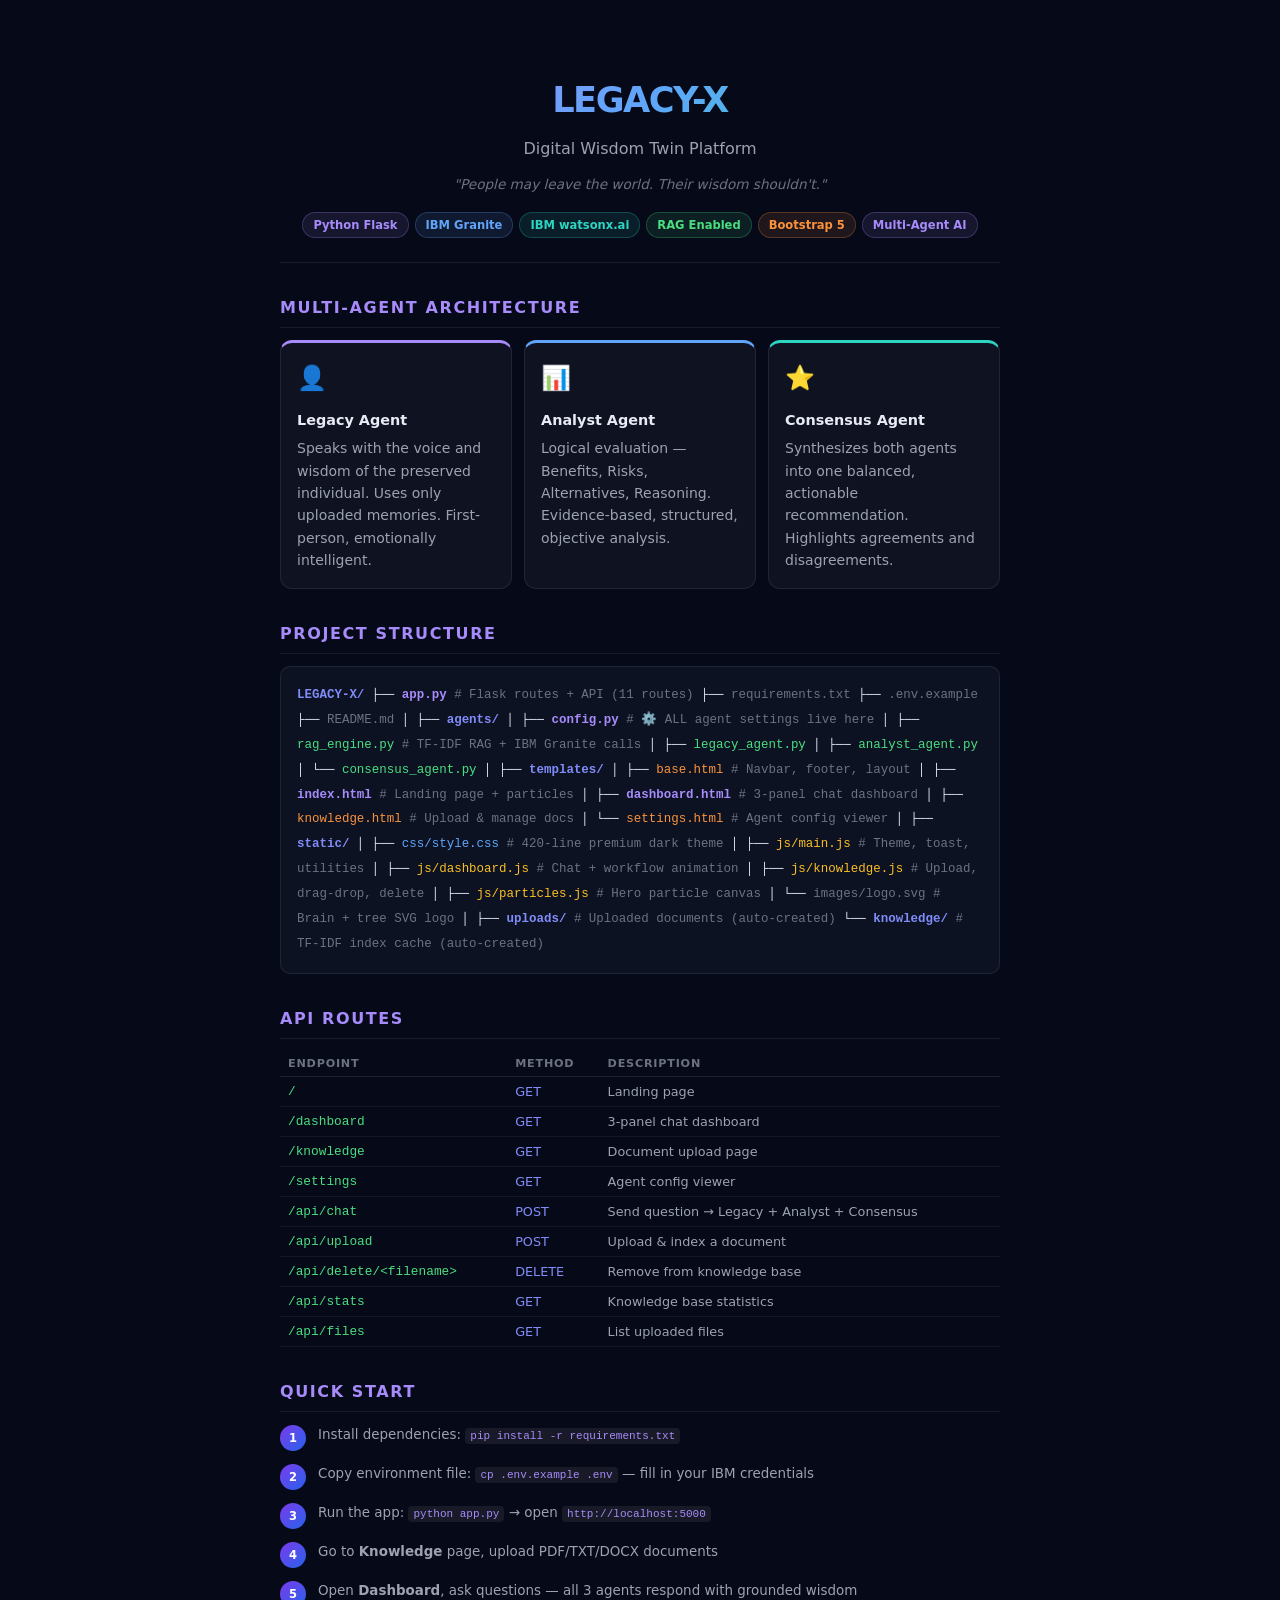
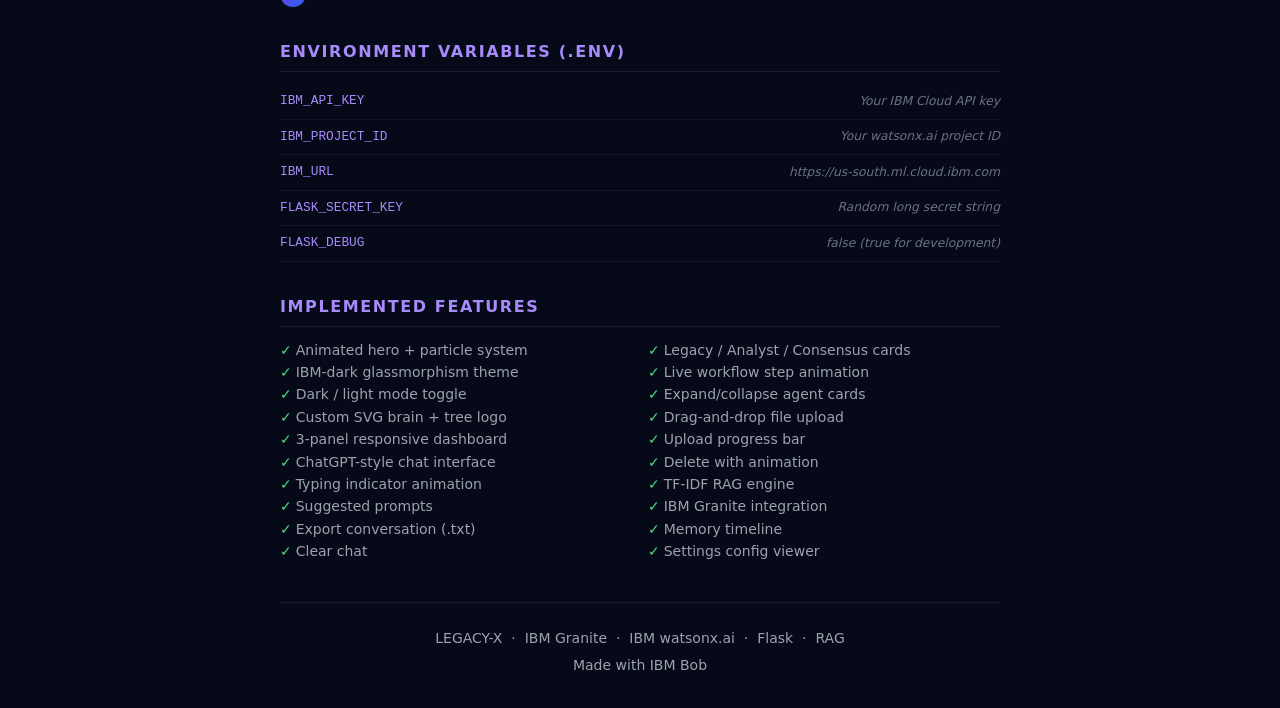
<file: legacy-x-digital-wisdom-twin-project-overview.html>
<html lang="en">
<head>
<meta charset="UTF-8" />
<meta name="viewport" content="width=device-width,initial-scale=1" />
<title>LEGACY-X Project Overview</title>
<style>
  *{box-sizing:border-box;margin:0;padding:0}
  body{font-family:-apple-system,"Segoe UI",system-ui,sans-serif;background:#060918;color:#e8eaf6;font-size:14px;line-height:1.6}
  .wrap{max-width:760px;margin:0 auto;padding:2rem 1.25rem}
  h1{font-size:2.2rem;font-weight:900;letter-spacing:-1.5px;background:linear-gradient(135deg,#a78bfa,#60a5fa,#2dd4bf);-webkit-background-clip:text;-webkit-text-fill-color:transparent;background-clip:text}
  h2{font-size:1rem;font-weight:700;text-transform:uppercase;letter-spacing:.1em;color:#a78bfa;margin:2rem 0 .75rem;padding-bottom:.4rem;border-bottom:1px solid rgba(255,255,255,.08)}
  h3{font-size:.9rem;font-weight:700;color:#e8eaf6;margin:.75rem 0 .3rem}
  p,li{color:#9ca3af;font-size:.875rem}
  .hero{text-align:center;padding:2.5rem 0 1.5rem;border-bottom:1px solid rgba(255,255,255,.08)}
  .hero .sub{color:#9ca3af;font-size:1rem;margin:.5rem 0}
  .hero .quote{font-style:italic;color:#6b7280;font-size:.85rem;margin-top:.75rem}
  .badge-row{display:flex;flex-wrap:wrap;gap:6px;justify-content:center;margin-top:1rem}
  .badge{display:inline-block;padding:3px 10px;border-radius:50px;font-size:.72rem;font-weight:600;border:1px solid}
  .bp{background:rgba(167,139,250,.1);color:#a78bfa;border-color:rgba(167,139,250,.25)}
  .bb{background:rgba(96,165,250,.1);color:#60a5fa;border-color:rgba(96,165,250,.25)}
  .bt{background:rgba(45,212,191,.1);color:#2dd4bf;border-color:rgba(45,212,191,.25)}
  .bg{background:rgba(74,222,128,.1);color:#4ade80;border-color:rgba(74,222,128,.25)}
  .bo{background:rgba(251,146,60,.1);color:#fb923c;border-color:rgba(251,146,60,.25)}
  .grid2{display:grid;grid-template-columns:1fr 1fr;gap:1rem}
  .grid3{display:grid;grid-template-columns:1fr 1fr 1fr;gap:.75rem}
  @media(max-width:600px){.grid2,.grid3{grid-template-columns:1fr}}
  .card{background:rgba(255,255,255,.04);border:1px solid rgba(255,255,255,.08);border-radius:12px;padding:1rem}
  .card.legacy{border-top:3px solid #a78bfa}
  .card.analyst{border-top:3px solid #60a5fa}
  .card.consensus{border-top:3px solid #2dd4bf}
  .agent-icon{font-size:1.5rem;margin-bottom:.4rem}
  .file-tree{background:#0c1222;border:1px solid rgba(255,255,255,.08);border-radius:10px;padding:1rem;font-family:'Consolas','Courier New',monospace;font-size:.78rem;line-height:2;overflow-x:auto}
  .ft-dir{color:#818cf8;font-weight:600}
  .ft-py {color:#4ade80}
  .ft-html{color:#fb923c}
  .ft-css{color:#60a5fa}
  .ft-js{color:#fbbf24}
  .ft-misc{color:#6b7280}
  .ft-key{color:#a78bfa;font-weight:600}
  .step{display:flex;align-items:flex-start;gap:.75rem;margin-bottom:.75rem}
  .step-num{width:26px;height:26px;border-radius:50%;background:linear-gradient(135deg,#7c3aed,#2563eb);color:#fff;font-size:.72rem;font-weight:700;display:flex;align-items:center;justify-content:center;flex-shrink:0;margin-top:1px}
  .step p{margin:0;font-size:.84rem}
  code{background:rgba(255,255,255,.07);color:#a78bfa;padding:2px 5px;border-radius:4px;font-family:'Consolas',monospace;font-size:.82em}
  .route-table{width:100%;border-collapse:collapse;font-size:.8rem}
  .route-table th{text-align:left;padding:6px 8px;border-bottom:1px solid rgba(255,255,255,.1);color:#6b7280;font-weight:600;text-transform:uppercase;font-size:.7rem;letter-spacing:.07em}
  .route-table td{padding:7px 8px;border-bottom:1px solid rgba(255,255,255,.05);color:#9ca3af}
  .route-table td:first-child{color:#4ade80;font-family:'Consolas',monospace}
  .route-table td:nth-child(2){color:#818cf8}
  .env-row{display:flex;justify-content:space-between;align-items:center;padding:7px 0;border-bottom:1px solid rgba(255,255,255,.06)}
  .env-key{font-family:'Consolas',monospace;font-size:.8rem;color:#a78bfa}
  .env-val{font-size:.77rem;color:#6b7280;font-style:italic}
  .footer{text-align:center;margin-top:2.5rem;padding-top:1.5rem;border-top:1px solid rgba(255,255,255,.08);color:#4b5563;font-size:.75rem}
  .check{color:#4ade80;margin-right:4px}
</style>
</head>
<body>
<div class="wrap">

  
  <div class="hero">
    <h1>LEGACY-X</h1>
    <p class="sub">Digital Wisdom Twin Platform</p>
    <p class="quote">"People may leave the world. Their wisdom shouldn't."</p>
    <div class="badge-row">
      <span class="badge bp">Python Flask</span>
      <span class="badge bb">IBM Granite</span>
      <span class="badge bt">IBM watsonx.ai</span>
      <span class="badge bg">RAG Enabled</span>
      <span class="badge bo">Bootstrap 5</span>
      <span class="badge bp">Multi-Agent AI</span>
    </div>
  </div>

  
  <h2>Multi-Agent Architecture</h2>
  <div class="grid3">
    <div class="card legacy">
      <div class="agent-icon">👤</div>
      <h3>Legacy Agent</h3>
      <p>Speaks with the voice and wisdom of the preserved individual. Uses only uploaded memories. First-person, emotionally intelligent.</p>
    </div>
    <div class="card analyst">
      <div class="agent-icon">📊</div>
      <h3>Analyst Agent</h3>
      <p>Logical evaluation — Benefits, Risks, Alternatives, Reasoning. Evidence-based, structured, objective analysis.</p>
    </div>
    <div class="card consensus">
      <div class="agent-icon">⭐</div>
      <h3>Consensus Agent</h3>
      <p>Synthesizes both agents into one balanced, actionable recommendation. Highlights agreements and disagreements.</p>
    </div>
  </div>

  
  <h2>Project Structure</h2>
  <div class="file-tree">
<span class="ft-dir">LEGACY-X/</span>
├── <span class="ft-py ft-key">app.py</span>             <span class="ft-misc"># Flask routes + API (11 routes)</span>
├── <span class="ft-misc">requirements.txt</span>
├── <span class="ft-misc">.env.example</span>
├── <span class="ft-misc">README.md</span>
│
├── <span class="ft-dir">agents/</span>
│   ├── <span class="ft-py ft-key">config.py</span>      <span class="ft-misc"># ⚙️ ALL agent settings live here</span>
│   ├── <span class="ft-py">rag_engine.py</span>  <span class="ft-misc"># TF-IDF RAG + IBM Granite calls</span>
│   ├── <span class="ft-py">legacy_agent.py</span>
│   ├── <span class="ft-py">analyst_agent.py</span>
│   └── <span class="ft-py">consensus_agent.py</span>
│
├── <span class="ft-dir">templates/</span>
│   ├── <span class="ft-html">base.html</span>       <span class="ft-misc"># Navbar, footer, layout</span>
│   ├── <span class="ft-html ft-key">index.html</span>     <span class="ft-misc"># Landing page + particles</span>
│   ├── <span class="ft-html ft-key">dashboard.html</span> <span class="ft-misc"># 3-panel chat dashboard</span>
│   ├── <span class="ft-html">knowledge.html</span> <span class="ft-misc"># Upload &amp; manage docs</span>
│   └── <span class="ft-html">settings.html</span>  <span class="ft-misc"># Agent config viewer</span>
│
├── <span class="ft-dir">static/</span>
│   ├── <span class="ft-css">css/style.css</span>  <span class="ft-misc"># 420-line premium dark theme</span>
│   ├── <span class="ft-js">js/main.js</span>      <span class="ft-misc"># Theme, toast, utilities</span>
│   ├── <span class="ft-js">js/dashboard.js</span> <span class="ft-misc"># Chat + workflow animation</span>
│   ├── <span class="ft-js">js/knowledge.js</span> <span class="ft-misc"># Upload, drag-drop, delete</span>
│   ├── <span class="ft-js">js/particles.js</span> <span class="ft-misc"># Hero particle canvas</span>
│   └── <span class="ft-misc">images/logo.svg</span> <span class="ft-misc"># Brain + tree SVG logo</span>
│
├── <span class="ft-dir">uploads/</span>            <span class="ft-misc"># Uploaded documents (auto-created)</span>
└── <span class="ft-dir">knowledge/</span>          <span class="ft-misc"># TF-IDF index cache (auto-created)</span>
  </div>

  
  <h2>API Routes</h2>
  <table class="route-table">
    <tr><th>Endpoint</th><th>Method</th><th>Description</th></tr>
    <tr><td>/</td><td>GET</td><td>Landing page</td></tr>
    <tr><td>/dashboard</td><td>GET</td><td>3-panel chat dashboard</td></tr>
    <tr><td>/knowledge</td><td>GET</td><td>Document upload page</td></tr>
    <tr><td>/settings</td><td>GET</td><td>Agent config viewer</td></tr>
    <tr><td>/api/chat</td><td>POST</td><td>Send question → Legacy + Analyst + Consensus</td></tr>
    <tr><td>/api/upload</td><td>POST</td><td>Upload &amp; index a document</td></tr>
    <tr><td>/api/delete/&lt;filename&gt;</td><td>DELETE</td><td>Remove from knowledge base</td></tr>
    <tr><td>/api/stats</td><td>GET</td><td>Knowledge base statistics</td></tr>
    <tr><td>/api/files</td><td>GET</td><td>List uploaded files</td></tr>
  </table>

  
  <h2>Quick Start</h2>
  <div class="step"><div class="step-num">1</div><p>Install dependencies: <code>pip install -r requirements.txt</code></p></div>
  <div class="step"><div class="step-num">2</div><p>Copy environment file: <code>cp .env.example .env</code> — fill in your IBM credentials</p></div>
  <div class="step"><div class="step-num">3</div><p>Run the app: <code>python app.py</code> → open <code>http://localhost:5000</code></p></div>
  <div class="step"><div class="step-num">4</div><p>Go to <strong>Knowledge</strong> page, upload PDF/TXT/DOCX documents</p></div>
  <div class="step"><div class="step-num">5</div><p>Open <strong>Dashboard</strong>, ask questions — all 3 agents respond with grounded wisdom</p></div>

  
  <h2>Environment Variables (.env)</h2>
  <div class="env-row"><span class="env-key">IBM_API_KEY</span><span class="env-val">Your IBM Cloud API key</span></div>
  <div class="env-row"><span class="env-key">IBM_PROJECT_ID</span><span class="env-val">Your watsonx.ai project ID</span></div>
  <div class="env-row"><span class="env-key">IBM_URL</span><span class="env-val">https://us-south.ml.cloud.ibm.com</span></div>
  <div class="env-row"><span class="env-key">FLASK_SECRET_KEY</span><span class="env-val">Random long secret string</span></div>
  <div class="env-row"><span class="env-key">FLASK_DEBUG</span><span class="env-val">false (true for development)</span></div>

  
  <h2>Implemented Features</h2>
  <div class="grid2">
    <div>
      <p><span class="check">✓</span>Animated hero + particle system</p>
      <p><span class="check">✓</span>IBM-dark glassmorphism theme</p>
      <p><span class="check">✓</span>Dark / light mode toggle</p>
      <p><span class="check">✓</span>Custom SVG brain + tree logo</p>
      <p><span class="check">✓</span>3-panel responsive dashboard</p>
      <p><span class="check">✓</span>ChatGPT-style chat interface</p>
      <p><span class="check">✓</span>Typing indicator animation</p>
      <p><span class="check">✓</span>Suggested prompts</p>
      <p><span class="check">✓</span>Export conversation (.txt)</p>
      <p><span class="check">✓</span>Clear chat</p>
    </div>
    <div>
      <p><span class="check">✓</span>Legacy / Analyst / Consensus cards</p>
      <p><span class="check">✓</span>Live workflow step animation</p>
      <p><span class="check">✓</span>Expand/collapse agent cards</p>
      <p><span class="check">✓</span>Drag-and-drop file upload</p>
      <p><span class="check">✓</span>Upload progress bar</p>
      <p><span class="check">✓</span>Delete with animation</p>
      <p><span class="check">✓</span>TF-IDF RAG engine</p>
      <p><span class="check">✓</span>IBM Granite integration</p>
      <p><span class="check">✓</span>Memory timeline</p>
      <p><span class="check">✓</span>Settings config viewer</p>
    </div>
  </div>

  <div class="footer">
    <p>LEGACY-X  ·  IBM Granite  ·  IBM watsonx.ai  ·  Flask  ·  RAG</p>
    <p style="margin-top:4px">Made with IBM Bob</p>
  </div>
</div>
</body>
</html>
</file>
